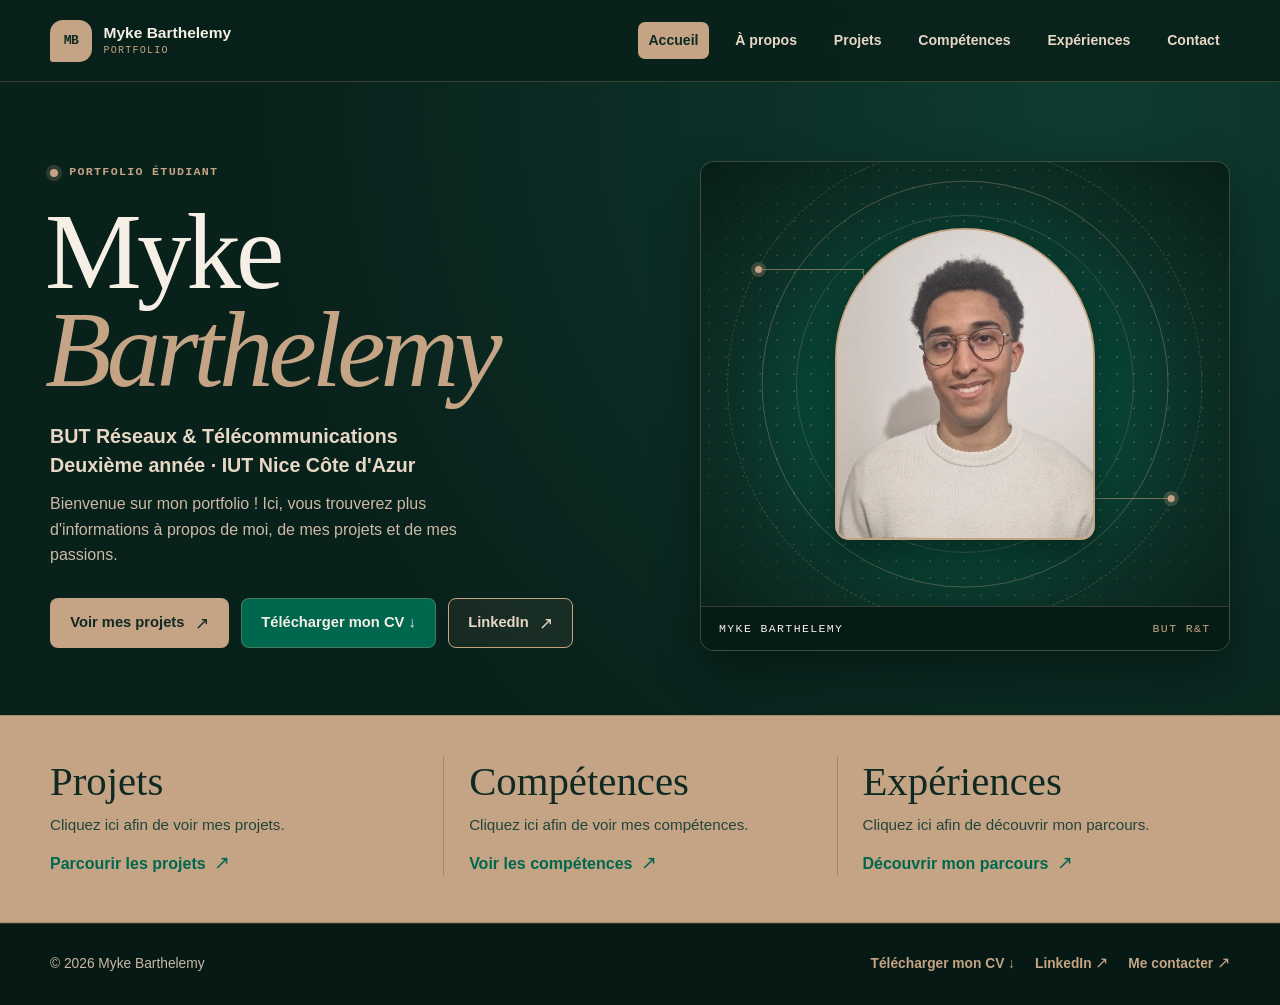
<file: index.html>
<!doctype html>
<html lang="fr">
<head>
  <meta charset="utf-8">
  <meta name="viewport" content="width=device-width, initial-scale=1">
  <meta name="description" content="Portfolio de Myke Barthelemy, étudiant en deuxième année de BUT Réseaux et Télécommunications.">
  <meta name="theme-color" content="#09211b">
  <title>Accueil · Myke Barthelemy</title>
  <link rel="stylesheet" href="style.css">
  <script src="script.js" defer></script>
</head>
<body>
<div class="site-shell">
  <a class="skip-link" href="#contenu">Aller au contenu</a>
  <header class="site-header">
    <div class="container header-inner">
      <a class="brand" href="index.html">
        <span class="brand-mark" aria-hidden="true">MB</span>
        <span class="brand-text">Myke Barthelemy<small>Portfolio</small></span>
      </a>
      <button class="menu-toggle" type="button" aria-controls="navigation" aria-expanded="false">
        <span class="menu-icon" aria-hidden="true"></span> Menu
      </button>
      <nav id="navigation" class="navigation" aria-label="Navigation principale">
        <a href="index.html" aria-current="page">Accueil</a>
        <a href="a-propos.html">À propos</a>
        <a href="projets.html">Projets</a>
        <a href="competences.html">Compétences</a>
        <a href="experiences.html">Expériences</a>
        <a href="contact.html">Contact</a>
      </nav>
    </div>
  </header>
  <main id="contenu">
    <section class="container hero" aria-labelledby="titre-accueil">
      <div class="hero-copy">
        <p class="eyebrow">Portfolio étudiant</p>
        <h1 id="titre-accueil" class="heading hero-title"><span>Myke</span> <em>Barthelemy</em></h1>
        <p class="subtitle">BUT Réseaux &amp; Télécommunications<br>Deuxième année · IUT Nice Côte d'Azur</p>
        <p class="placeholder-copy">Bienvenue sur mon portfolio ! Ici, vous trouverez plus d'informations à propos de moi, de mes projets et de mes passions.</p>
        <div class="hero-actions">
          <a class="button button-primary" href="projets.html">Voir mes projets <span class="arrow" aria-hidden="true">↗</span></a>
          <a class="button button-green" href="assets/CV_Barthelemy_Myke.pdf" download="CV_Barthelemy_Myke.pdf">Télécharger mon CV ↓</a>
          <a class="button button-outline" href="https://www.linkedin.com/in/myke-barthelemy-910b013b7" target="_blank" rel="noopener noreferrer">LinkedIn <span class="arrow" aria-hidden="true">↗</span></a>
        </div>
      </div>

      <figure class="hero-media">
        <div class="media-stage">
          <div class="circuit" aria-hidden="true">
            <span class="orbit"></span><span class="orbit"></span><span class="orbit"></span>
            <span class="trace trace-one"></span><span class="trace trace-two"></span>
          </div>
          <div class="portrait">
            <img src="images/myke-original.jpg" alt="Portrait de Myke Barthelemy">
          </div>
        </div>
        <figcaption><span>Myke Barthelemy</span><span>BUT R&amp;T</span></figcaption>
      </figure>
    </section>

    <section class="home-below" aria-label="Explorer le portfolio">
      <div class="container home-cards">
        <article class="home-card">
          <h2>Projets</h2>
          <p>Cliquez ici afin de voir mes projets.</p>
          <a class="inline-link" href="projets.html">Parcourir les projets <span class="arrow" aria-hidden="true">↗</span></a>
        </article>
        <article class="home-card">
          <h2>Compétences</h2>
          <p>Cliquez ici afin de voir mes compétences.</p>
          <a class="inline-link" href="competences.html">Voir les compétences <span class="arrow" aria-hidden="true">↗</span></a>
        </article>
        <article class="home-card">
          <h2>Expériences</h2>
          <p>Cliquez ici afin de découvrir mon parcours.</p>
          <a class="inline-link" href="experiences.html">Découvrir mon parcours <span class="arrow" aria-hidden="true">↗</span></a>
        </article>
      </div>
    </section>
  </main>
  <footer class="site-footer">
    <div class="container footer-inner">
      <p>© 2026 Myke Barthelemy</p>
      <div class="footer-links">
        <a href="assets/CV_Barthelemy_Myke.pdf" download="CV_Barthelemy_Myke.pdf">Télécharger mon CV ↓</a>
        <a href="https://www.linkedin.com/in/myke-barthelemy-910b013b7" target="_blank" rel="noopener noreferrer">LinkedIn <span class="arrow" aria-hidden="true">↗</span></a>
        <a href="contact.html">Me contacter <span class="arrow" aria-hidden="true">↗</span></a>
      </div>
    </div>
  </footer>
</div>
</body>
</html>
</file>
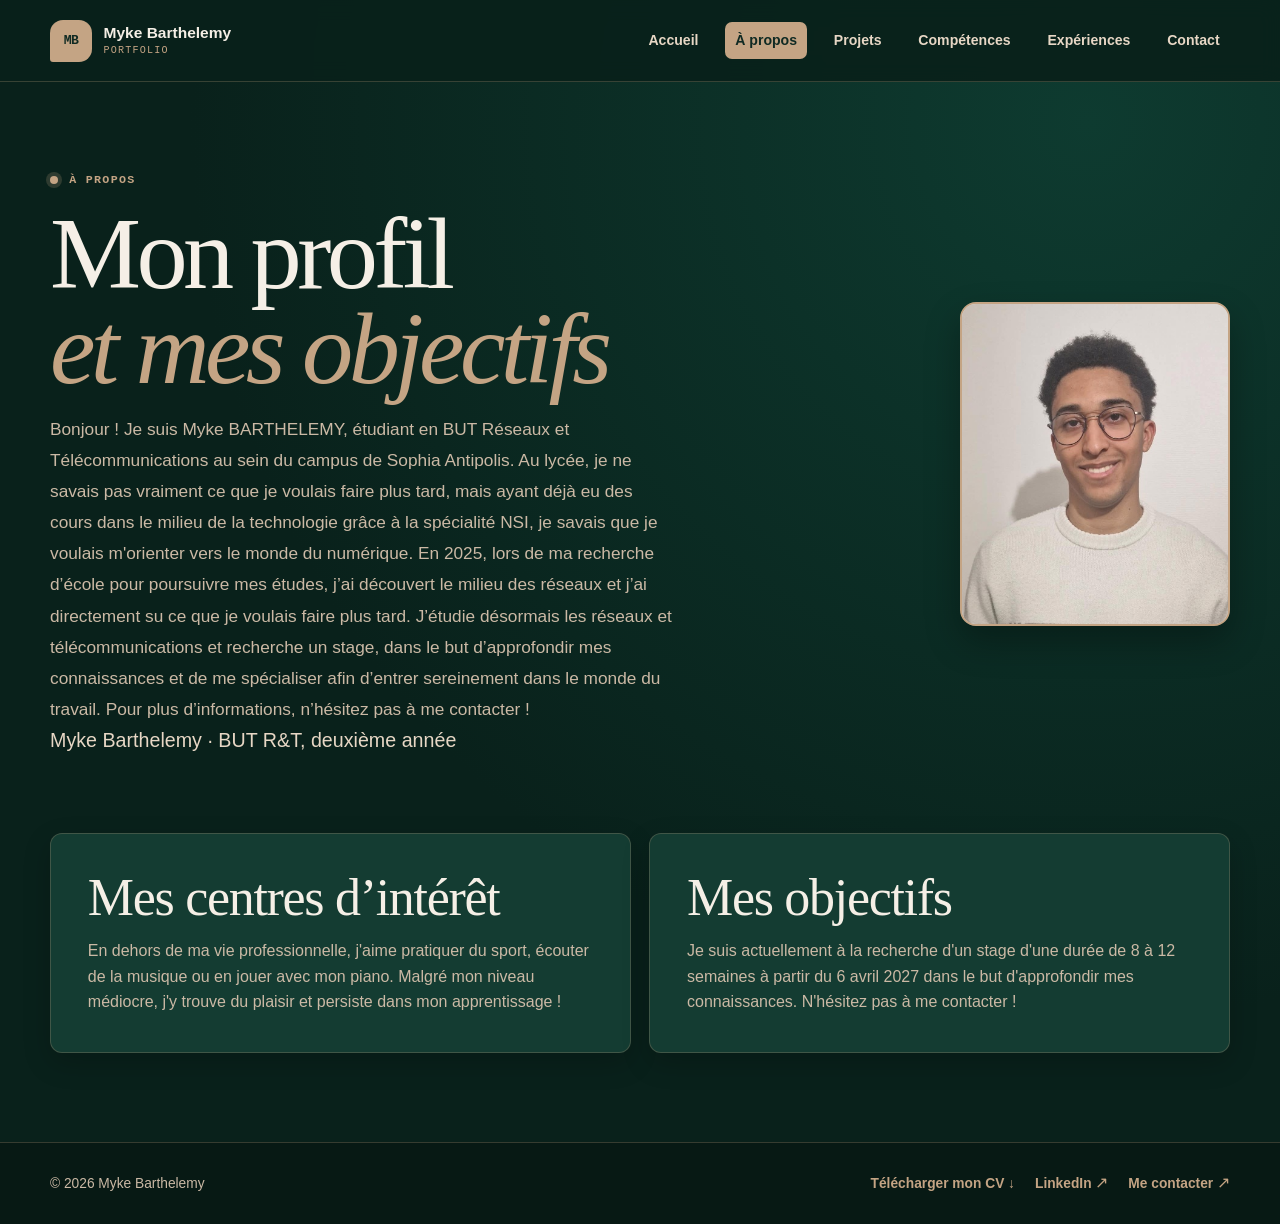
<file: a-propos.html>
<!doctype html>
<html lang="fr">
<head>
  <meta charset="utf-8">
  <meta name="viewport" content="width=device-width, initial-scale=1">
  <meta name="description" content="Portfolio de Myke Barthelemy, étudiant en deuxième année de BUT Réseaux et Télécommunications.">
  <meta name="theme-color" content="#09211b">
  <title>À propos · Myke Barthelemy</title>
  <link rel="stylesheet" href="style.css">
  <script src="script.js" defer></script>
</head>
<body>
<div class="site-shell">
  <a class="skip-link" href="#contenu">Aller au contenu</a>
  <header class="site-header">
    <div class="container header-inner">
      <a class="brand" href="index.html">
        <span class="brand-mark" aria-hidden="true">MB</span>
        <span class="brand-text">Myke Barthelemy<small>Portfolio</small></span>
      </a>
      <button class="menu-toggle" type="button" aria-controls="navigation" aria-expanded="false">
        <span class="menu-icon" aria-hidden="true"></span> Menu
      </button>
      <nav id="navigation" class="navigation" aria-label="Navigation principale">
        <a href="index.html">Accueil</a>
        <a href="a-propos.html" aria-current="page">À propos</a>
        <a href="projets.html">Projets</a>
        <a href="competences.html">Compétences</a>
        <a href="experiences.html">Expériences</a>
        <a href="contact.html">Contact</a>
      </nav>
    </div>
  </header>
  <main id="contenu">
    <div class="container page">
      <div class="about-lead">
        <div>
          <header class="page-heading">
            <p class="eyebrow">À propos</p>
            <h1 class="heading page-title">Mon profil<br> <em>et mes objectifs</em></h1>
            <p class="placeholder-copy">
Bonjour !
Je suis Myke BARTHELEMY, étudiant en BUT Réseaux et Télécommunications au sein du campus de Sophia Antipolis. Au lycée, je ne savais pas vraiment ce que je voulais faire plus tard, mais ayant déjà eu des cours dans le milieu de la technologie grâce à la spécialité NSI, je savais que je voulais m'orienter vers le monde du numérique. En 2025, lors de ma recherche d’école pour poursuivre mes études, j’ai découvert le milieu des réseaux et j’ai directement su ce que je voulais faire plus tard. J’étudie désormais les réseaux et télécommunications et recherche un stage, dans le but d’approfondir mes connaissances et de me spécialiser afin d’entrer sereinement dans le monde du travail. Pour plus d’informations, n’hésitez pas à me contacter !</p>
          </header>
          <p class="subtitle">Myke Barthelemy · BUT R&amp;T, deuxième année</p>
        </div>
        <figure class="about-photo">
          <img src="images/myke-original.jpg" alt="Photo de Myke Barthelemy">
        </figure>
      </div>
      <div class="two-columns about-sections">
        <section class="panel">
          <h2 class="section-title">Mes centres d’intérêt</h2>
          <p class="placeholder-copy">En dehors de ma vie professionnelle, j'aime pratiquer du sport, écouter de la musique ou en jouer avec mon piano. Malgré mon niveau médiocre, j'y trouve du plaisir et persiste dans mon apprentissage ! </p>
        </section>
        <section class="panel">
          <h2 class="section-title">Mes objectifs</h2>
          <p class="placeholder-copy">Je suis actuellement à la recherche d'un stage d'une durée de 8 à 12 semaines à partir du 6 avril 2027 dans le but d'approfondir mes connaissances. N'hésitez pas à me contacter !</p>
        </section>
      </div>
    </div>
  </main>
  <footer class="site-footer">
    <div class="container footer-inner">
      <p>© 2026 Myke Barthelemy</p>
      <div class="footer-links">
        <a href="assets/CV_Barthelemy_Myke.pdf" download="CV_Barthelemy_Myke.pdf">Télécharger mon CV ↓</a>
        <a href="https://www.linkedin.com/in/myke-barthelemy-910b013b7" target="_blank" rel="noopener noreferrer">LinkedIn <span class="arrow" aria-hidden="true">↗</span></a>
        <a href="contact.html">Me contacter <span class="arrow" aria-hidden="true">↗</span></a>
      </div>
    </div>
  </footer>
</div>
</body>
</html>
</file>
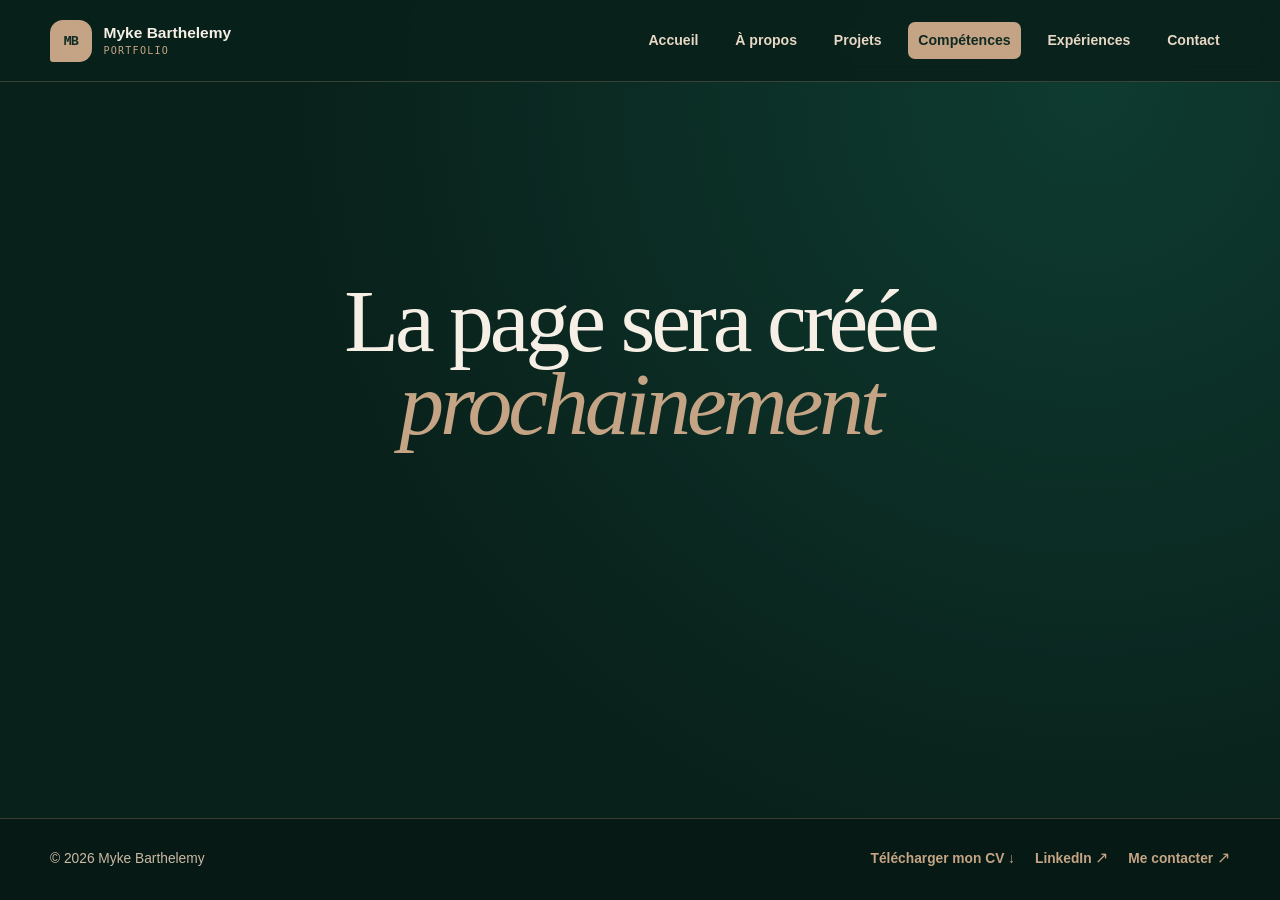
<file: competences.html>
<!doctype html>
<html lang="fr">
<head>
  <meta charset="utf-8">
  <meta name="viewport" content="width=device-width, initial-scale=1">
  <meta name="description" content="Portfolio de Myke Barthelemy, étudiant en deuxième année de BUT Réseaux et Télécommunications.">
  <meta name="theme-color" content="#09211b">
  <title>Compétences · Myke Barthelemy</title>
  <link rel="stylesheet" href="style.css">
  <script src="script.js" defer></script>
</head>
<body>
<div class="site-shell">
  <a class="skip-link" href="#contenu">Aller au contenu</a>
  <header class="site-header">
    <div class="container header-inner">
      <a class="brand" href="index.html">
        <span class="brand-mark" aria-hidden="true">MB</span>
        <span class="brand-text">Myke Barthelemy<small>Portfolio</small></span>
      </a>
      <button class="menu-toggle" type="button" aria-controls="navigation" aria-expanded="false">
        <span class="menu-icon" aria-hidden="true"></span> Menu
      </button>
      <nav id="navigation" class="navigation" aria-label="Navigation principale">
        <a href="index.html">Accueil</a>
        <a href="a-propos.html">À propos</a>
        <a href="projets.html">Projets</a>
        <a href="competences.html" aria-current="page">Compétences</a>
        <a href="experiences.html">Expériences</a>
        <a href="contact.html">Contact</a>
      </nav>
    </div>
  </header>
  <main id="contenu">
    <section class="container page competences-coming-soon" aria-labelledby="competences-title">
      <header class="page-heading">
        <h1 class="heading page-title" id="competences-title">La page sera créée <em>prochainement</em></h1>
      </header>
    </section>
  </main>
  <footer class="site-footer">
    <div class="container footer-inner">
      <p>© 2026 Myke Barthelemy</p>
      <div class="footer-links">
        <a href="assets/CV_Barthelemy_Myke.pdf" download="CV_Barthelemy_Myke.pdf">Télécharger mon CV ↓</a>
        <a href="https://www.linkedin.com/in/myke-barthelemy-910b013b7" target="_blank" rel="noopener noreferrer">LinkedIn <span class="arrow" aria-hidden="true">↗</span></a>
        <a href="contact.html">Me contacter <span class="arrow" aria-hidden="true">↗</span></a>
      </div>
    </div>
  </footer>
</div>
</body>
</html>
</file>
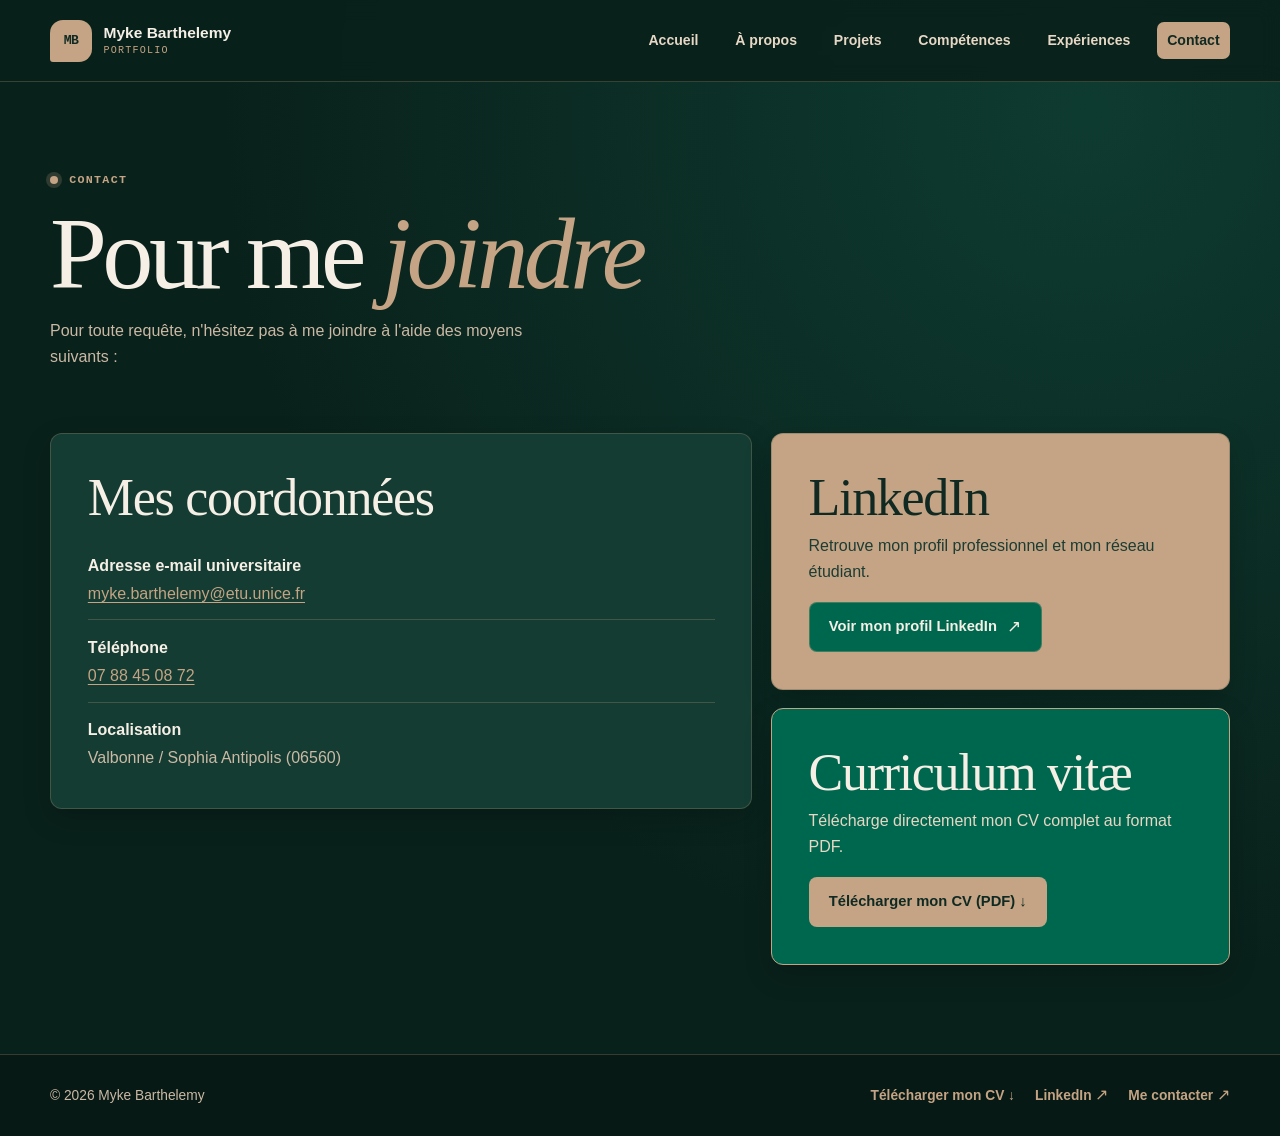
<file: contact.html>
<!doctype html>
<html lang="fr">
<head>
  <meta charset="utf-8">
  <meta name="viewport" content="width=device-width, initial-scale=1">
  <meta name="description" content="Portfolio de Myke Barthelemy, étudiant en deuxième année de BUT Réseaux et Télécommunications.">
  <meta name="theme-color" content="#09211b">
  <title>Contact · Myke Barthelemy</title>
  <link rel="stylesheet" href="style.css">
  <script src="script.js" defer></script>
</head>
<body>
<div class="site-shell">
  <a class="skip-link" href="#contenu">Aller au contenu</a>
  <header class="site-header">
    <div class="container header-inner">
      <a class="brand" href="index.html">
        <span class="brand-mark" aria-hidden="true">MB</span>
        <span class="brand-text">Myke Barthelemy<small>Portfolio</small></span>
      </a>
      <button class="menu-toggle" type="button" aria-controls="navigation" aria-expanded="false">
        <span class="menu-icon" aria-hidden="true"></span> Menu
      </button>
      <nav id="navigation" class="navigation" aria-label="Navigation principale">
        <a href="index.html">Accueil</a>
        <a href="a-propos.html">À propos</a>
        <a href="projets.html">Projets</a>
        <a href="competences.html">Compétences</a>
        <a href="experiences.html">Expériences</a>
        <a href="contact.html" aria-current="page">Contact</a>
      </nav>
    </div>
  </header>
  <main id="contenu">
    <section class="container page">
      <header class="page-heading">
        <p class="eyebrow">Contact</p>
        <h1 class="heading page-title">Pour me <em>joindre</em></h1>
        <p class="placeholder-copy">Pour toute requête, n'hésitez pas à me joindre à l'aide des moyens suivants :</p>
      </header>
      <div class="contact-layout">
        <section class="panel">
          <h2 class="section-title">Mes coordonnées</h2>
          <dl class="contact-list">
            <div>
              <dt>Adresse e-mail universitaire</dt>
              <dd><a href="mailto:myke.barthelemy@etu.unice.fr">myke.barthelemy@etu.unice.fr</a></dd>
            </div>
            <div>
              <dt>Téléphone</dt>
              <dd><a href="tel:+33788450872">07 88 45 08 72</a></dd>
            </div>
            <div>
              <dt>Localisation</dt>
              <dd>Valbonne / Sophia Antipolis (06560)</dd>
            </div>
          </dl>
        </section>
        <div class="contact-resources">
          <section class="panel contact-resource">
            <h2 class="section-title">LinkedIn</h2>
            <p>Retrouve mon profil professionnel et mon réseau étudiant.</p>
            <p style="margin-top: 1.1rem;">
              <a class="button button-green" href="https://www.linkedin.com/in/myke-barthelemy-910b013b7" target="_blank" rel="noopener noreferrer">Voir mon profil LinkedIn <span class="arrow" aria-hidden="true">↗</span></a>
            </p>
          </section>
          <section class="panel contact-resource">
            <h2 class="section-title">Curriculum vitæ</h2>
            <p>Télécharge directement mon CV complet au format PDF.</p>
            <p style="margin-top: 1.1rem;">
              <a class="button button-primary" href="assets/CV_Barthelemy_Myke.pdf" download="CV_Barthelemy_Myke.pdf">Télécharger mon CV (PDF) ↓</a>
            </p>
          </section>
        </div>
      </div>
    </section>
  </main>
  <footer class="site-footer">
    <div class="container footer-inner">
      <p>© 2026 Myke Barthelemy</p>
      <div class="footer-links">
        <a href="assets/CV_Barthelemy_Myke.pdf" download="CV_Barthelemy_Myke.pdf">Télécharger mon CV ↓</a>
        <a href="https://www.linkedin.com/in/myke-barthelemy-910b013b7" target="_blank" rel="noopener noreferrer">LinkedIn <span class="arrow" aria-hidden="true">↗</span></a>
        <a href="contact.html">Me contacter <span class="arrow" aria-hidden="true">↗</span></a>
      </div>
    </div>
  </footer>
</div>
</body>
</html>
</file>
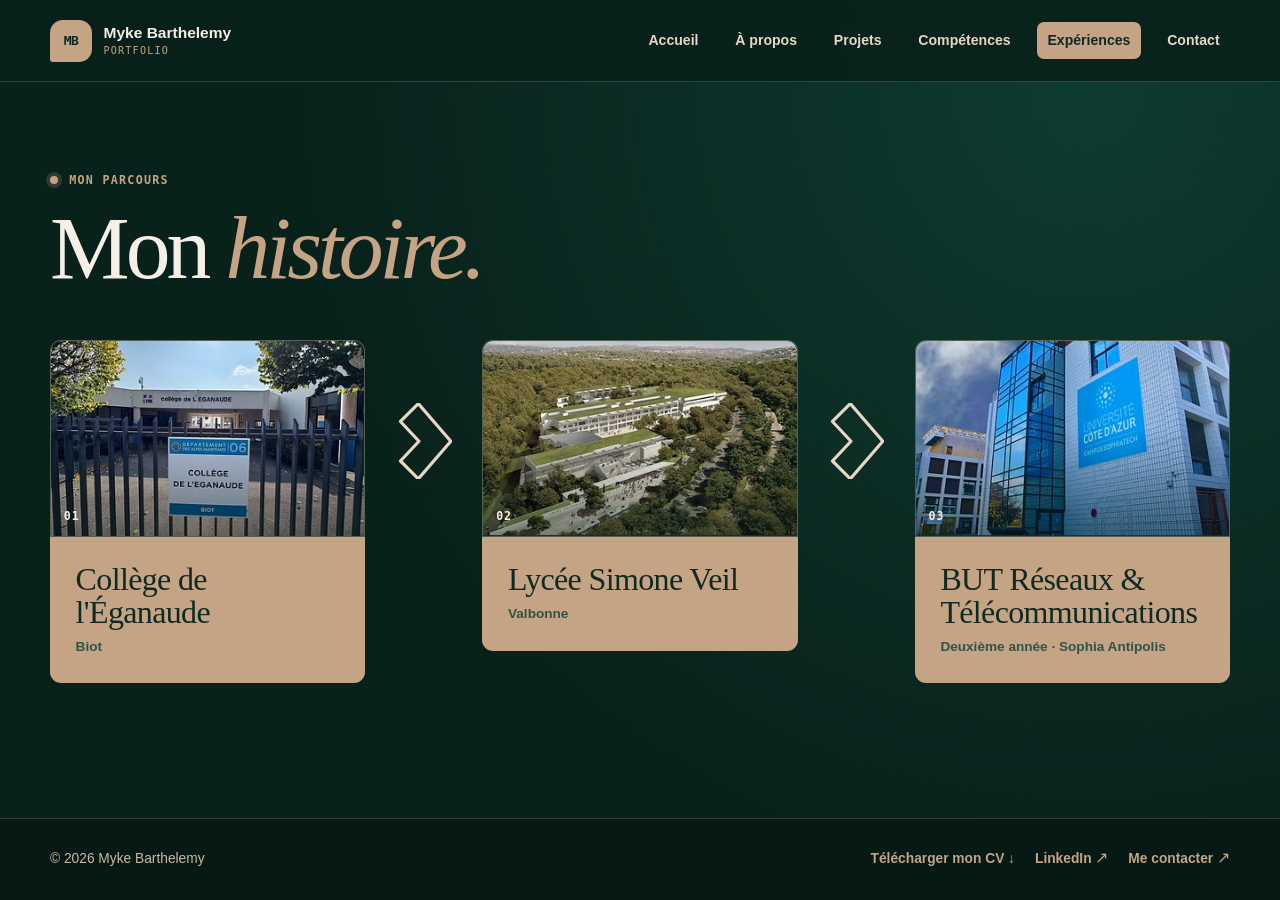
<file: experiences.html>
<!doctype html>
<html lang="fr">
<head>
  <meta charset="utf-8">
  <meta name="viewport" content="width=device-width, initial-scale=1">
  <meta name="description" content="Portfolio de Myke Barthelemy, étudiant en deuxième année de BUT Réseaux et Télécommunications.">
  <meta name="theme-color" content="#09211b">
  <title>Expériences · Myke Barthelemy</title>
  <link rel="stylesheet" href="style.css">
  <script src="script.js" defer></script>
</head>
<body>
<div class="site-shell">
  <a class="skip-link" href="#contenu">Aller au contenu</a>
  <header class="site-header">
    <div class="container header-inner">
      <a class="brand" href="index.html">
        <span class="brand-mark" aria-hidden="true">MB</span>
        <span class="brand-text">Myke Barthelemy<small>Portfolio</small></span>
      </a>
      <button class="menu-toggle" type="button" aria-controls="navigation" aria-expanded="false">
        <span class="menu-icon" aria-hidden="true"></span> Menu
      </button>
      <nav id="navigation" class="navigation" aria-label="Navigation principale">
        <a href="index.html">Accueil</a>
        <a href="a-propos.html">À propos</a>
        <a href="projets.html">Projets</a>
        <a href="competences.html">Compétences</a>
        <a href="experiences.html" aria-current="page">Expériences</a>
        <a href="contact.html">Contact</a>
      </nav>
    </div>
  </header>
  <main id="contenu">
    <section class="container page history-page" aria-labelledby="history-title">
      <header class="page-heading history-heading">
        <p class="eyebrow">Mon parcours</p>
        <h1 class="heading page-title" id="history-title">Mon <em>histoire.</em></h1>
      </header>

      <ol class="history-path" aria-label="Les trois étapes de mon parcours">
        <li class="history-step">
          <figure class="history-figure">
            <div class="history-image-wrap">
              <img src="images/college-eganaude.jpg" alt="Entrée du collège de l'Éganaude à Biot" loading="lazy">
              <span class="history-number" aria-hidden="true">01</span>
            </div>
            <figcaption class="history-label">
              <h2>Collège de l'Éganaude</h2>
              <p>Biot</p>
            </figcaption>
          </figure>
        </li>
        <li class="history-connector" aria-hidden="true">
          <svg viewBox="0 0 88 120" fill="none" xmlns="http://www.w3.org/2000/svg">
            <path d="M7 29L35 1L86 60L35 119L7 91L36 60L7 29Z" stroke="currentColor" stroke-width="5" stroke-linejoin="round"/>
          </svg>
        </li>
        <li class="history-step">
          <figure class="history-figure">
            <div class="history-image-wrap">
              <img src="images/lycee-simone-veil.jpg" alt="Vue aérienne du lycée Simone Veil à Valbonne" loading="lazy">
              <span class="history-number" aria-hidden="true">02</span>
            </div>
            <figcaption class="history-label">
              <h2>Lycée Simone Veil</h2>
              <p>Valbonne</p>
            </figcaption>
          </figure>
        </li>
        <li class="history-connector" aria-hidden="true">
          <svg viewBox="0 0 88 120" fill="none" xmlns="http://www.w3.org/2000/svg">
            <path d="M7 29L35 1L86 60L35 119L7 91L36 60L7 29Z" stroke="currentColor" stroke-width="5" stroke-linejoin="round"/>
          </svg>
        </li>
        <li class="history-step">
          <figure class="history-figure">
            <div class="history-image-wrap">
              <img src="images/campus-sophiatech.jpg" alt="Bâtiment du campus SophiaTech de l'Université Côte d'Azur" loading="lazy">
              <span class="history-number" aria-hidden="true">03</span>
            </div>
            <figcaption class="history-label">
              <h2>BUT Réseaux &amp; Télécommunications</h2>
              <p>Deuxième année · Sophia Antipolis</p>
            </figcaption>
          </figure>
        </li>
      </ol>
    </section>
  </main>
  <footer class="site-footer">
    <div class="container footer-inner">
      <p>© 2026 Myke Barthelemy</p>
      <div class="footer-links">
        <a href="assets/CV_Barthelemy_Myke.pdf" download="CV_Barthelemy_Myke.pdf">Télécharger mon CV ↓</a>
        <a href="https://www.linkedin.com/in/myke-barthelemy-910b013b7" target="_blank" rel="noopener noreferrer">LinkedIn <span class="arrow" aria-hidden="true">↗</span></a>
        <a href="contact.html">Me contacter <span class="arrow" aria-hidden="true">↗</span></a>
      </div>
    </div>
  </footer>
</div>
</body>
</html>
</file>
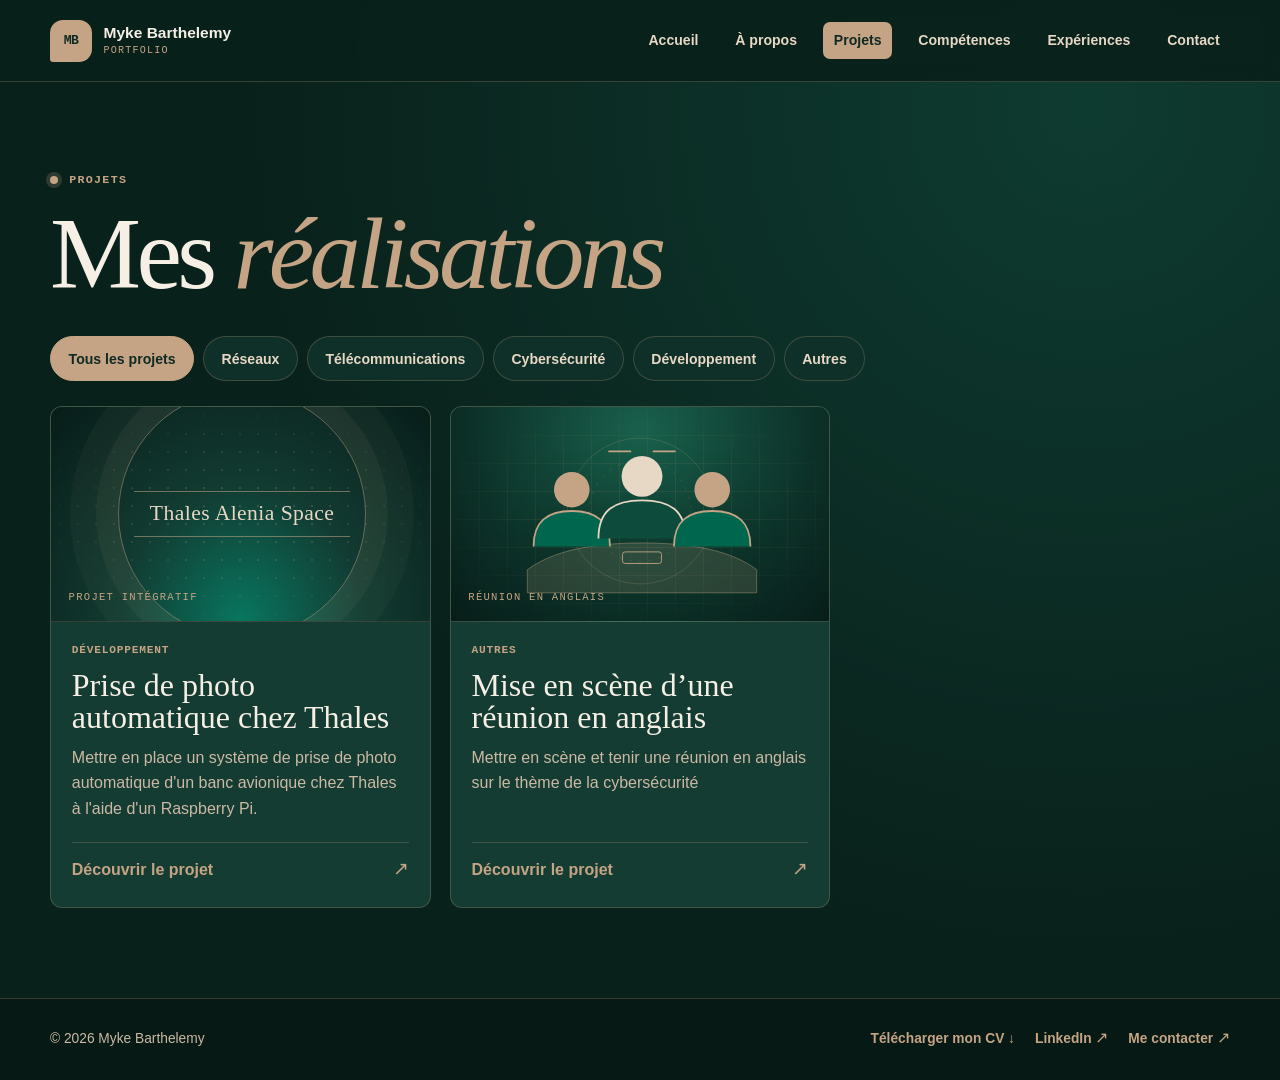
<file: projets.html>
<!doctype html>
<html lang="fr">
<head>
  <meta charset="utf-8">
  <meta name="viewport" content="width=device-width, initial-scale=1">
  <meta name="description" content="Portfolio de Myke Barthelemy, étudiant en deuxième année de BUT Réseaux et Télécommunications.">
  <meta name="theme-color" content="#09211b">
  <title>Projets · Myke Barthelemy</title>
  <link rel="stylesheet" href="style.css">
  <script src="script.js" defer></script>
</head>
<body>
<div class="site-shell">
  <a class="skip-link" href="#contenu">Aller au contenu</a>
  <header class="site-header">
    <div class="container header-inner">
      <a class="brand" href="index.html">
        <span class="brand-mark" aria-hidden="true">MB</span>
        <span class="brand-text">Myke Barthelemy<small>Portfolio</small></span>
      </a>
      <button class="menu-toggle" type="button" aria-controls="navigation" aria-expanded="false">
        <span class="menu-icon" aria-hidden="true"></span> Menu
      </button>
      <nav id="navigation" class="navigation" aria-label="Navigation principale">
        <a href="index.html">Accueil</a>
        <a href="a-propos.html">À propos</a>
        <a href="projets.html" aria-current="page">Projets</a>
        <a href="competences.html">Compétences</a>
        <a href="experiences.html">Expériences</a>
        <a href="contact.html">Contact</a>
      </nav>
    </div>
  </header>

  <main id="contenu">
    <section class="container page projects-page">
      <header class="page-heading">
        <p class="eyebrow">Projets</p>
        <h1 class="heading page-title">Mes <em>réalisations</em></h1>
      </header>

      <nav class="project-categories" aria-label="Catégories de projets">
        <button class="filter" type="button" data-filter="tous" aria-pressed="true">Tous les projets</button>
        <button class="filter" type="button" data-filter="reseaux" aria-pressed="false">Réseaux</button>
        <button class="filter" type="button" data-filter="telecommunications" aria-pressed="false">Télécommunications</button>
        <button class="filter" type="button" data-filter="cybersecurite" aria-pressed="false">Cybersécurité</button>
        <button class="filter" type="button" data-filter="developpement" aria-pressed="false">Développement</button>
        <button class="filter" type="button" data-filter="autres" aria-pressed="false">Autres</button>
      </nav>

      <div class="project-grid">
        <button class="project project-trigger" type="button" data-project-open="thales" data-category="developpement" aria-haspopup="dialog" aria-controls="thales-modal">
          <span class="project-visual project-thales-visual" aria-hidden="true">
            <span class="project-visual-orbit"></span>
            <span class="project-visual-label">Thales Alenia Space</span>
            <span class="project-visual-caption">Projet intégratif</span>
          </span>
          <span class="project-body">
            <span class="project-type">Développement</span>
            <span class="project-card-title">Prise de photo automatique chez Thales</span>
            <span class="project-card-description">Mettre en place un système de prise de photo automatique d'un banc avionique chez Thales à l'aide d'un Raspberry Pi.</span>
            <span class="project-card-link">Découvrir le projet <span class="arrow" aria-hidden="true">↗</span></span>
          </span>
        </button>
        <button class="project project-trigger" type="button" data-project-open="reunion-anglais" data-category="autres" aria-haspopup="dialog" aria-controls="reunion-anglais-modal">
          <span class="project-visual project-meeting-visual" aria-hidden="true">
            <svg class="meeting-illustration" viewBox="0 0 360 188" fill="none" xmlns="http://www.w3.org/2000/svg">
              <circle cx="178" cy="90" r="82" stroke="#C4A484" stroke-opacity=".22"/>
              <circle cx="178" cy="90" r="57" stroke="#C4A484" stroke-opacity=".19" stroke-dasharray="3 8"/>
              <path d="M51 156C80 135 122 126 180 126S281 135 309 156V182H51V156Z" fill="#C4A484" fill-opacity=".17" stroke="#C4A484" stroke-opacity=".48"/>
              <circle cx="101" cy="66" r="20" fill="#C4A484"/>
              <path d="M58 130C58 101 74 90 101 90S144 101 144 130" fill="#00674F" stroke="#C4A484" stroke-width="2"/>
              <circle cx="180" cy="51" r="23" fill="#E7D7C5"/>
              <path d="M131 121C131 89 149 78 180 78S229 89 229 121" fill="#0D4B3C" stroke="#E7D7C5" stroke-width="2"/>
              <circle cx="259" cy="66" r="20" fill="#C4A484"/>
              <path d="M216 130C216 101 232 90 259 90S302 101 302 130" fill="#00674F" stroke="#C4A484" stroke-width="2"/>
              <rect x="158" y="136" width="44" height="13" rx="3" stroke="#C4A484"/>
              <path d="M143 23H167M193 23H217" stroke="#C4A484" stroke-width="2" stroke-linecap="round"/>
            </svg>
            <span class="project-visual-caption">Réunion en anglais</span>
          </span>
          <span class="project-body">
            <span class="project-type">Autres</span>
            <span class="project-card-title">Mise en scène d’une réunion en anglais</span>
            <span class="project-card-description">Mettre en scène et tenir une réunion en anglais sur le thème de la cybersécurité</span>
            <span class="project-card-link">Découvrir le projet <span class="arrow" aria-hidden="true">↗</span></span>
          </span>
        </button>
      </div>
      <p class="project-empty" data-empty-projects role="status" hidden>Aucun projet dans cette catégorie.</p>
    </section>
  </main>

  <dialog class="project-modal" id="thales-modal" aria-labelledby="thales-title">
    <div class="modal-panel">
      <button class="modal-close" type="button" aria-label="Fermer la fenêtre">×</button>
      <div class="modal-heading">
        <p class="eyebrow">Développement</p>
        <h2 class="heading" id="thales-title">Prise de photo automatique chez Thales</h2>
      </div>
      <div class="modal-content">
        <section class="modal-section">
          <h3>Contexte</h3>
          <p>C'est un projet intégratif, incluant toutes les compétences vues au cours de l'année.</p>
        </section>
        <section class="modal-section">
          <h3>Objectif</h3>
          <p>Mettre en place un système de prise de photo automatique de banc avionique chez Thales à l'aide d'un Raspberry Pi.</p>
        </section>
                <section class="modal-section">
          <h3>Mon avis personnel</h3>
          <p>C'est un projet qui m'a particulièrement plu, car il nous a montré ce que l'on peut réellement faire grâce aux différentes compétences acquises lors de cette année.</p>
        </section>
      </div>
      <div class="modal-actions">
        <a class="button button-primary proof-link" href="assets/preuve_thales.pdf" target="_blank" rel="noopener noreferrer">Consulter la preuve <span aria-hidden="true">↗</span></a>
      </div>
    </div>
  </dialog>


  <dialog class="project-modal" id="reunion-anglais-modal" aria-labelledby="reunion-anglais-title">
    <div class="modal-panel">
      <button class="modal-close" type="button" aria-label="Fermer la fenêtre">×</button>
      <div class="modal-heading">
        <p class="eyebrow">Autres</p>
        <h2 class="heading" id="reunion-anglais-title">Mise en scène d’une réunion en Anglais</h2>
      </div>
      <div class="modal-content">
        <section class="modal-section">
          <h3>Contexte</h3>
          <p>En projet, j’ai dû participer à une réunion fictive impliquant des acteurs du monde de la cybersécurité.</p>
        </section>
        <section class="modal-section">
          <h3>Objectif</h3>
          <p>Mettre en scène et tenir une réunion en anglais sur le thème de la cybersécurité</p>
        </section>
        <section class="modal-section">
          <h3>Mon avis personnel</h3>
          <p>C'est un projet qui m'a particulièrement plu, car il agissait comme une fenêtre sur notre avenir.</p>
        </section>
      </div>
    </div>
  </dialog>

  <footer class="site-footer">
    <div class="container footer-inner">
      <p>© 2026 Myke Barthelemy</p>
      <div class="footer-links">
        <a href="assets/CV_Barthelemy_Myke.pdf" download="CV_Barthelemy_Myke.pdf">Télécharger mon CV ↓</a>
        <a href="https://www.linkedin.com/in/myke-barthelemy-910b013b7" target="_blank" rel="noopener noreferrer">LinkedIn <span class="arrow" aria-hidden="true">↗</span></a>
        <a href="contact.html">Me contacter <span class="arrow" aria-hidden="true">↗</span></a>
      </div>
    </div>
  </footer>
</div>
</body>
</html>
</file>
<file: style.css>
:root {
  --green: #00674f;
  --green-bright: #19a985;
  --sand: #c4a484;
  --sand-light: #e7d7c5;
  --sand-muted: #cbb9a5;
  --bg-dark: #09211b;
  --bg-surface: #0f3028;
  --bg-card: #143c32;
  --ink-light: #f5efe6;
  --ink-dark: #102a23;
  --line-dark: rgba(196, 164, 132, 0.25);
  --serif: "Instrument Serif", Georgia, serif;
  --sans: "DM Sans", "Segoe UI", sans-serif;
  --mono: "IBM Plex Mono", Consolas, monospace;
  --width: 1180px;
}

*, *::before, *::after { box-sizing: border-box; }
[hidden] { display: none !important; }
html { scroll-behavior: smooth; }

body {
  margin: 0;
  background: radial-gradient(circle at 85% 10%, #0e3b30 0%, var(--bg-dark) 58%);
  background-color: var(--bg-dark);
  color: var(--ink-light);
  font: 400 1rem/1.6 var(--sans);
}

body, .site-shell { min-height: 100svh; }
.site-shell { display: flex; flex-direction: column; }
main { flex: 1; }
h1, h2, h3, p, figure, dl, dd { margin: 0; }
h1, h2, h3 { line-height: 1.05; font-weight: 400; }
p + p { margin-top: 1em; }
a { color: inherit; text-decoration: none; }
button { font: inherit; cursor: pointer; }
img { display: block; max-width: 100%; }
:focus-visible { outline: 3px solid var(--sand); outline-offset: 4px; }

.container { width: min(calc(100% - 80px), var(--width)); margin-inline: auto; }
.skip-link { position: fixed; top: 10px; left: 10px; z-index: 5; padding: .7rem 1rem; background: var(--sand); color: var(--ink-dark); font-weight: 700; transform: translateY(-160%); }
.skip-link:focus { transform: none; }

.eyebrow { display: flex; align-items: center; gap: .7rem; color: var(--sand); font: 600 .73rem/1.5 var(--mono); letter-spacing: .11em; text-transform: uppercase; }
.eyebrow::before { content: ""; width: .5rem; height: .5rem; border-radius: 50%; background: var(--sand); box-shadow: 0 0 0 4px rgba(196, 164, 132, 0.2); flex: none; }

.heading { font-family: var(--serif); letter-spacing: -.045em; color: var(--ink-light); }
.heading em { color: var(--sand); font-weight: inherit; }
.placeholder-copy { max-width: 58ch; color: var(--sand-muted); }
.subtitle { font-size: clamp(1.05rem, 2vw, 1.23rem); color: var(--sand-light); }
.arrow { font: 400 1.18em/1 var(--sans); transition: transform .2s ease; }
a:hover .arrow, button:hover .arrow { transform: translate(2px, -2px); }

/* Header */
.site-header { position: sticky; top: 0; z-index: 10; background: rgba(9, 33, 27, 0.92); backdrop-filter: blur(10px); border-bottom: 1px solid var(--line-dark); }
.header-inner { min-height: 81px; display: flex; align-items: center; justify-content: space-between; gap: 1.75rem; }
.brand { display: inline-flex; align-items: center; gap: .72rem; flex-shrink: 0; }
.brand-mark { display: grid; place-items: center; width: 42px; height: 42px; background: var(--sand); color: var(--ink-dark); border-radius: 13px 13px 13px 3px; font: 700 .82rem/1 var(--mono); letter-spacing: -.04em; }
.brand-text { font-size: .97rem; font-weight: 750; line-height: 1.1; color: var(--ink-light); }
.brand-text small { display: block; margin-top: .28rem; color: var(--sand); font: 500 .63rem/1.2 var(--mono); letter-spacing: .12em; text-transform: uppercase; }
.navigation { display: flex; align-items: center; gap: clamp(.2rem, 1.25vw, 1.1rem); }
.navigation a { padding: .47rem .65rem; border-radius: 7px; font-size: .88rem; font-weight: 600; white-space: nowrap; color: var(--sand-light); transition: background .2s, color .2s; }
.navigation a:hover { color: var(--ink-light); background: rgba(196, 164, 132, 0.14); }
.navigation [aria-current="page"] { color: var(--ink-dark); background: var(--sand); }

.menu-toggle { display: none; align-items: center; gap: .55rem; background: var(--bg-card); border: 1px solid var(--line-dark); color: var(--sand); min-height: 43px; border-radius: 8px; padding: .45rem .73rem; font-weight: 700; }
.menu-icon { width: 16px; height: 10px; border-block: 1.5px solid currentColor; }

/* Buttons & Links */
.button { display: inline-flex; justify-content: center; align-items: center; gap: .65rem; min-height: 50px; padding: .67rem 1.2rem; border: 1px solid transparent; border-radius: 8px; font-size: .92rem; font-weight: 700; transition: background .2s, color .2s, border-color .2s, transform .2s; }
.button:hover { transform: translateY(-2px); }
.button-primary { background: var(--sand); color: var(--ink-dark); }
.button-primary:hover { background: var(--sand-light); }
.button-green { background: var(--green); color: var(--ink-light); border-color: rgba(196, 164, 132, 0.35); }
.button-green:hover { background: #007d60; }
.button-outline { border-color: var(--sand); color: var(--sand-light); background: rgba(196, 164, 132, 0.08); }
.button-outline:hover { background: rgba(196, 164, 132, 0.2); color: var(--ink-light); }
.inline-link { display: inline-flex; align-items: center; gap: .55rem; color: var(--sand); font-weight: 700; }
.inline-link:hover { color: var(--sand-light); text-decoration: underline; text-underline-offset: .18em; }

/* Hero */
.hero { display: grid; grid-template-columns: 1.08fr 1fr; gap: clamp(2rem, 6vw, 6rem); align-items: center; padding-block: clamp(3.75rem, 6.2vw, 6.1rem) clamp(3.5rem, 5vw, 4.65rem); }
.hero-copy .eyebrow { margin-bottom: 1.65rem; }
.hero-title { font-size: clamp(4.7rem, 8.5vw, 7rem); line-height: .81; margin-left: -.045em; }
.hero-title span { display: block; }
.hero-title em { display: inline-block; margin-top: .09em; }
.hero .subtitle { max-width: 440px; margin-top: 1.75rem; font-weight: 650; line-height: 1.45; }
.hero .placeholder-copy { max-width: 420px; margin-top: .72rem; }
.hero-actions { display: flex; flex-wrap: wrap; gap: .75rem; margin-top: 1.9rem; }

.hero-media { display: grid; grid-template-rows: 1fr auto; min-width: 0; min-height: clamp(365px, 41vw, 490px); isolation: isolate; position: relative; overflow: hidden; border-radius: 14px; background: var(--bg-surface); color: var(--ink-light); border: 1px solid var(--line-dark); box-shadow: 0 20px 45px rgba(0, 0, 0, 0.35); }
.hero-media::before { content: ""; position: absolute; inset: 0; z-index: -1; background: radial-gradient(ellipse at 50% 50%, #00674f 0%, #0c2e25 65%, #081e18 100%); }
.media-stage { position: relative; display: grid; place-items: center; min-height: 0; padding-block: 26px; }
.media-stage::before { position: absolute; inset: 0; content: ""; background-image: radial-gradient(rgba(196, 164, 132, 0.32) 1px, transparent 1px); background-size: 17px 17px; mask-image: radial-gradient(ellipse at center, #000 48%, transparent 95%); }
.circuit { position: absolute; inset: 0; overflow: hidden; pointer-events: none; }
.circuit .orbit { position: absolute; left: 50%; top: 50%; width: 77%; aspect-ratio: 1; border: 1px solid rgba(196, 164, 132, 0.35); border-radius: 50%; transform: translate(-50%, -50%); }
.circuit .orbit:nth-child(2) { width: 90%; border-style: dashed; opacity: .72; }
.circuit .orbit:nth-child(3) { width: 64%; opacity: .65; }
.circuit .trace { position: absolute; width: 20%; height: 14%; border: solid rgba(196, 164, 132, 0.55); border-width: 1px 1px 0 0; }
.circuit .trace::before { content: ""; position: absolute; top: -4px; left: -4px; width: 7px; height: 7px; border-radius: 50%; background: var(--sand); box-shadow: 0 0 0 4px rgba(196, 164, 132, 0.25); }
.circuit .trace-one { left: 11%; top: 24%; }
.circuit .trace-two { right: 11%; bottom: 24%; transform: rotate(180deg); }

/* Portrait (Cadre en arche + Centrage corrigé du visage à 58%) */
.portrait {
  position: relative;
  overflow: hidden;
  width: min(56%, 260px);
  aspect-ratio: 5 / 6;
  border: 2px solid var(--sand);
  border-radius: 130px 130px 14px 14px;
  background: #e5e2dc;
  box-shadow: 0 12px 30px rgba(0, 0, 0, 0.35);
}

.portrait img,
.about-photo img {
  position: absolute;
  inset: 0;
  width: 100%;
  height: 100%;
  object-fit: cover;
  transform: scale(1.75);
  transform-origin: 58% 26%;
}

.hero-media figcaption { display: flex; align-items: center; justify-content: space-between; gap: .75em; border-top: 1px solid var(--line-dark); padding: .85rem 1.15rem; background: #071b16; font: 500 .72rem/1.4 var(--mono); letter-spacing: .12em; text-transform: uppercase; }
.hero-media figcaption span:last-child { color: var(--sand); }

/* Bandeau tan / sable chaud sur l'accueil */
.home-below { background: var(--sand); color: var(--ink-dark); border-block: 1px solid rgba(16, 42, 35, 0.2); padding-block: 2.5rem 2.85rem; }
.home-cards { display: grid; grid-template-columns: 1fr 1fr 1fr; }
.home-card { padding: .35rem 1.55rem 0; border-left: 1px solid rgba(16, 42, 35, 0.22); }
.home-card:first-child { padding-left: 0; border-left: 0; }
.home-card:last-child { padding-right: 0; }
.home-card h2 { font: 400 clamp(1.75rem, 3.5vw, 2.55rem)/1 var(--serif); color: var(--ink-dark); }
.home-card p { margin: .63rem 0 .85rem; color: #22443b; font-size: .95rem; }
.home-card .inline-link { color: var(--green); }
.home-card .inline-link:hover { color: var(--ink-dark); }

/* Pages internes */
.page { padding-block: clamp(3.5rem, 7vw, 6.15rem); }
.page-heading { margin-bottom: clamp(2.25rem, 5vw, 4.2rem); }
.page-heading .eyebrow { margin-bottom: 1.05rem; }
.page-title { font-size: clamp(3.6rem, 8vw, 7rem); line-height: .93; }
.page-heading .placeholder-copy, .page-heading .subtitle { margin-top: 1.05rem; }
.section-title { font: 400 clamp(2rem, 4.5vw, 3.25rem)/1.03 var(--serif); letter-spacing: -.025em; color: var(--ink-light); }

.about-lead {
  display: grid;
  grid-template-columns: 1fr auto;
  align-items: center;
  gap: clamp(2rem, 5vw, 4.5rem);
}
.about-lead .page-heading { margin-bottom: 0; }
.about-lead .placeholder-copy { margin-top: 1.1rem; }

.about-photo {
  position: relative;
  overflow: hidden;
  width: clamp(210px, 24vw, 270px);
  aspect-ratio: 5 / 6;
  border-radius: 16px;
  border: 2px solid var(--sand);
  background: #e5e2dc;
  box-shadow: 0 16px 35px rgba(0, 0, 0, 0.3);
  flex-shrink: 0;
}

.media-placeholder { display: grid; position: relative; place-items: center; overflow: hidden; aspect-ratio: 16/9; color: var(--sand); background: var(--bg-surface); border: 1px solid var(--line-dark); }
.media-placeholder::before { position: absolute; content: ""; inset: 0; pointer-events: none; }
.media-placeholder .portrait-slot { position: relative; z-index: 1; padding: .75rem 1rem; background: rgba(9, 33, 27, 0.88); border: 1px solid var(--line-dark); border-radius: 7px; color: var(--sand-light); display: grid; justify-items: center; gap: .5rem; font-size: .82rem; }
.media-placeholder:has(img)::before { display: none; }
.media-network::before { background: repeating-radial-gradient(ellipse at 45% 95%, transparent 0 19px, rgba(196, 164, 132, 0.22) 20px 21px, transparent 22px 35px); }
.media-security { background-color: #193b32; }
.media-security::before { background-image: repeating-linear-gradient(132deg, transparent 0 23px, rgba(196, 164, 132, 0.18) 24px, transparent 25px 32px); }
.media-development { background-color: #13352c; }
.media-development::before { background-image: linear-gradient(90deg, rgba(196, 164, 132, 0.16) 1px, transparent 1px), linear-gradient(rgba(196, 164, 132, 0.16) 1px, transparent 1px); background-size: 23px 23px; transform: rotate(-13deg) scale(1.25); }

.about-sections { margin-top: clamp(2.75rem, 6vw, 5rem); }
.two-columns { display: grid; grid-template-columns: repeat(2, minmax(0, 1fr)); gap: 1.15rem; }

.panel { background: var(--bg-card); border: 1px solid var(--line-dark); border-radius: 12px; padding: clamp(1.4rem, 3.5vw, 2.3rem); box-shadow: 0 10px 28px rgba(0, 0, 0, 0.2); }
.panel p { margin-top: .85rem; }

/* Filtres & Projets */
.filters { display: flex; flex-wrap: wrap; gap: .45rem; margin-bottom: 1.45rem; }
.filter { min-height: 43px; color: var(--sand-light); padding: .35rem .95rem; background: var(--bg-surface); border: 1px solid var(--line-dark); border-radius: 50px; font-size: .88rem; font-weight: 650; }
.filter:hover { background: rgba(196, 164, 132, 0.18); }
.filter[aria-pressed="true"] { background: var(--sand); border-color: var(--sand); color: var(--ink-dark); }

.project-grid { display: grid; grid-template-columns: repeat(3, minmax(0, 1fr)); gap: 1.2rem; }
.project { min-width: 0; display: flex; flex-direction: column; background: var(--bg-card); border: 1px solid var(--line-dark); border-radius: 12px; overflow: hidden; transition: box-shadow .22s, transform .22s, border-color .22s; }
.project:hover { box-shadow: 0 16px 32px rgba(0, 0, 0, 0.35); transform: translateY(-3px); border-color: var(--sand); }
.project-body { display: flex; flex: 1; flex-direction: column; align-items: flex-start; padding: 1.3rem 1.3rem 1.55rem; }
.project-type { color: var(--sand); font: 600 .7rem/1.3 var(--mono); letter-spacing: .07em; text-transform: uppercase; }
.project h2 { margin: .6rem 0 .55rem; font: 400 2rem/1 var(--serif); color: var(--ink-light); }
.project p { margin-bottom: 1.05rem; }
.project details { width: 100%; padding-top: .6rem; border-top: 1px solid var(--line-dark); margin-top: auto; }
.project summary { color: var(--sand); padding: .3rem 0; font-weight: 700; cursor: pointer; }
.project details dl { margin-top: .5rem; }
.project details dt { font-weight: 700; color: var(--ink-light); }
.project details dd { color: var(--sand-muted); margin-bottom: .45rem; }

/* Compétences */
.skills-grid { display: grid; grid-template-columns: repeat(3, minmax(0, 1fr)); gap: 1.15rem; }
.skill { position: relative; overflow: hidden; padding-top: 2rem; }
.skill::before { content: ""; position: absolute; left: 0; top: 0; width: 100%; height: 5px; background: var(--sand); }
.skill:nth-child(2)::before { background: var(--green-bright); }
.skill:nth-child(3)::before { background: var(--sand-light); }
.skill .placeholder-copy { font-size: .94rem; }
.skill-list { margin: 1.25rem 0 0; }
.skill-list div { padding: .65rem 0; border-top: 1px solid var(--line-dark); }
.skill-list dt { font-weight: 700; color: var(--ink-light); }
.skill-list dd { margin-top: .12rem; color: var(--sand-muted); font-size: .9rem; }
.section-link { margin-top: 1.8rem; }

/* Timeline Expériences */
.timeline { list-style: none; margin: 0; padding: 0; max-width: 915px; }
.timeline-item { display: grid; grid-template-columns: minmax(125px, 190px) 1fr; column-gap: 1.6rem; }
.timeline-item + .timeline-item { margin-top: .15rem; }
.timeline-date { padding-top: 1.45rem; color: var(--sand); font: 600 .76rem/1.45 var(--mono); text-transform: uppercase; letter-spacing: .04em; }
.timeline-content { position: relative; border-left: 1px solid var(--line-dark); padding: 1.18rem 0 2.15rem 1.9rem; }
.timeline-content::before { position: absolute; content: ""; left: -.34rem; top: 1.57rem; border: 2px solid var(--bg-dark); border-radius: 50%; background: var(--sand); box-shadow: 0 0 0 1px var(--sand); width: .65rem; height: .65rem; }
.timeline-item:last-child .timeline-content { padding-bottom: .6rem; }
.timeline-content .section-title { font-size: clamp(1.8rem, 4vw, 2.5rem); }
.timeline-content p { margin-top: .5rem; }

/* Contact */
.contact-layout { display: grid; grid-template-columns: 1.3fr .85fr; gap: 1.15rem; align-items: start; }
.contact-list { margin-top: .85rem; }
.contact-list > div { padding: .92rem 0 .8rem; border-bottom: 1px solid var(--line-dark); }
.contact-list > div:last-child { border-bottom: 0; padding-bottom: 0; }
.contact-list dt { font-weight: 700; color: var(--ink-light); }
.contact-list dd { margin-top: .16rem; color: var(--sand-muted); overflow-wrap: anywhere; }
.contact-list a { color: var(--sand); text-decoration: underline; text-underline-offset: .18em; }
.contact-list a:hover { color: var(--sand-light); }

.contact-resources { display: grid; gap: 1.15rem; }
.contact-resource { background: var(--sand); color: var(--ink-dark); border-color: rgba(16, 42, 35, 0.2); }
.contact-resource .section-title { color: var(--ink-dark); }
.contact-resource p { margin-top: .54rem; color: #1d3c34; }
.contact-resource:nth-child(2) { background: var(--green); color: var(--ink-light); border-color: var(--sand); }
.contact-resource:nth-child(2) .section-title { color: var(--ink-light); }
.contact-resource:nth-child(2) p { color: var(--sand-light); }

/* Footer */
.site-footer { margin-top: auto; background: #071914; border-top: 1px solid var(--line-dark); }
.footer-inner { min-height: 81px; display: flex; flex-wrap: wrap; justify-content: space-between; align-items: center; gap: .6rem 1.75rem; padding-block: 1.1rem; color: var(--sand-muted); font-size: .86rem; }
.footer-links { display: flex; flex-wrap: wrap; gap: 1.25rem; align-items: center; }
.footer-inner a { color: var(--sand); font-weight: 650; }
.footer-inner a:hover { color: var(--sand-light); }

@media (max-width: 970px) {
  .container { width: min(calc(100% - 52px), var(--width)); }
  .navigation a { font-size: .82rem; padding-inline: .46rem; }
  .hero-title { font-size: clamp(4.1rem, 9.25vw, 6rem); }
  .project-grid, .skills-grid { gap: .75rem; }
}
@media (max-width: 760px) {
  .container { width: calc(100% - 38px); }
  .header-inner { min-height: 67px; flex-wrap: wrap; gap: .6rem; }
  .brand-mark { width: 37px; height: 37px; }
  .navigation { width: 100%; display: flex; flex-wrap: wrap; padding-bottom: .7rem; }
  .navigation a { padding: .58rem .77rem; }
  .has-js .menu-toggle { display: inline-flex; }
  .has-js .navigation { display: none; }
  .has-js .navigation.is-open { display: grid; grid-template-columns: repeat(2, minmax(0, 1fr)); }
  .hero { grid-template-columns: minmax(0, 1fr); padding-block: 3.1rem 2.4rem; gap: 2rem; }
  .hero-title { font-size: clamp(3.35rem, 13.8vw, 6.8rem); }
  .hero-media { max-width: 530px; min-height: 0; }
  .media-stage { min-height: clamp(265px, 75vw, 375px); }
  .home-cards { grid-template-columns: 1fr; }
  .home-card, .home-card:first-child, .home-card:last-child { padding: 1rem 0; border-left: 0; }
  .home-card + .home-card { border-top: 1px solid rgba(16, 42, 35, 0.22); }
  .home-below { padding-block: 1rem; }
  .about-lead { grid-template-columns: minmax(0, 1fr); justify-items: start; }
  .about-photo { width: min(240px, 75%); }
  .two-columns, .contact-layout { grid-template-columns: minmax(0, 1fr); }
  .project-grid, .skills-grid { grid-template-columns: repeat(2, minmax(0, 1fr)); gap: .85rem; }
}
@media (max-width: 510px) {
  .project-grid, .skills-grid { grid-template-columns: minmax(0, 1fr); }
  .timeline-item { grid-template-columns: 1fr; padding-left: .4rem; }
  .timeline-date { padding: 1.1rem 0 .2rem 1.15rem; border-left: 1px solid var(--line-dark); }
  .timeline-content { padding: .35rem 0 1.15rem 1.15rem; }
  .timeline-content::before { top: .72rem; }
}
@media (prefers-reduced-motion: reduce) {
  *, *::before, *::after { scroll-behavior: auto !important; transition: none !important; }
}

/* Page Projets — filtres, cartes interactives et fenêtre modale */
.projects-page .page-heading { margin-bottom: 2.2rem; }
.project-categories { display: flex; flex-wrap: wrap; gap: .55rem; margin-bottom: 1.55rem; }
.project-categories .filter { min-height: 45px; padding-inline: 1.1rem; }
.project-grid { grid-template-columns: repeat(3, minmax(0, 1fr)); }
.project-trigger {
  width: 100%; min-width: 0; padding: 0; text-align: left; color: inherit;
  font: inherit; cursor: pointer; appearance: none;
}
.project-trigger:focus-visible { outline: 3px solid var(--sand); outline-offset: 5px; }
.project-trigger:hover .project-card-link { color: var(--sand-light); }
.project-visual {
  position: relative; display: flex; min-height: 215px; aspect-ratio: 16 / 9;
  align-items: center; justify-content: center; flex-direction: column; overflow: hidden;
  background: radial-gradient(ellipse at 50% 100%, #08765f 0%, #123b32 45%, #071c18 100%);
  border-bottom: 1px solid var(--line-dark); color: var(--ink-light);
}
.project-visual::before {
  content: ""; position: absolute; inset: 0;
  background-image: radial-gradient(rgba(196,164,132,.22) 1px, transparent 1px);
  background-size: 18px 18px; mask-image: radial-gradient(ellipse, #000 25%, transparent 82%);
}
.project-visual-orbit {
  position: absolute; width: 65%; aspect-ratio: 1; border: 1px solid rgba(196,164,132,.5);
  border-radius: 50%; box-shadow: 0 0 0 22px rgba(196,164,132,.06), 0 0 0 48px rgba(196,164,132,.04);
}
.project-visual-label {
  position: relative; padding: .7rem 1rem; color: var(--sand-light);
  font: 500 clamp(1rem, 2vw, 1.35rem)/1 var(--serif); letter-spacing: .02em;
  border-block: 1px solid rgba(196,164,132,.55);
}
.project-visual-caption {
  position: absolute; bottom: 1rem; left: 1.1rem; color: var(--sand);
  font: 500 .66rem/1.4 var(--mono); letter-spacing: .12em; text-transform: uppercase;
}
.project-body { gap: .15rem; }
.project-card-title { display: block; margin: .6rem 0 .55rem; font: 400 2rem/1 var(--serif); color: var(--ink-light); }
.project-card-description { display: block; color: var(--sand-muted); margin-bottom: 1.15rem; }
.project-card-link { display: flex; width: 100%; justify-content: space-between; align-items: center; margin-top: auto; padding-top: .85rem; border-top: 1px solid var(--line-dark); color: var(--sand); font-weight: 700; transition: color .2s; }
.project-empty { margin-top: 1rem; color: var(--sand-muted); }

.project-modal {
  width: min(760px, calc(100% - 28px)); max-width: 760px; max-height: min(88vh, 900px);
  padding: 0; border: 1px solid rgba(196,164,132,.45); border-radius: 15px;
  color: var(--ink-light); background: var(--bg-surface);
  box-shadow: 0 28px 90px rgba(0,0,0,.55); overflow: auto;
}
.project-modal::backdrop { background: rgba(2, 13, 10, .78); backdrop-filter: blur(5px); }
.project-modal[open] { animation: modal-enter .22s ease-out; }
@keyframes modal-enter { from { opacity: 0; transform: translateY(12px) scale(.985); } to { opacity: 1; transform: none; } }
.modal-panel { position: relative; padding: clamp(1.35rem, 4vw, 2.5rem); }
.modal-close {
  position: absolute; top: 1rem; right: 1rem; display: grid; place-items: center;
  width: 42px; height: 42px; border: 1px solid var(--line-dark); border-radius: 50%;
  background: var(--bg-card); color: var(--sand-light); font: 300 1.8rem/1 var(--sans);
  transition: background .2s, color .2s, transform .2s;
}
.modal-close:hover { background: var(--sand); color: var(--ink-dark); transform: rotate(90deg); }
.modal-heading { padding: .25rem 3.2rem 1.45rem 0; border-bottom: 1px solid var(--line-dark); }
.modal-heading .eyebrow { margin-bottom: .85rem; }
.modal-heading h2 { font-size: clamp(2.2rem, 5vw, 3.5rem); }
.modal-content { display: grid; grid-template-columns: repeat(2, minmax(0, 1fr)); gap: 1.2rem 1.6rem; padding-block: 1.5rem; }
.modal-section h3 { margin-bottom: .45rem; color: var(--sand); font: 600 .73rem/1.4 var(--mono); letter-spacing: .08em; text-transform: uppercase; }
.modal-section p { color: var(--sand-light); line-height: 1.65; }
.modal-section .modal-placeholder { color: var(--sand-muted); font-style: italic; }
.modal-actions { display: flex; align-items: center; flex-wrap: wrap; gap: .8rem 1rem; padding-top: 1.2rem; border-top: 1px solid var(--line-dark); }
.proof-link[aria-disabled="true"] { opacity: .55; pointer-events: none; cursor: not-allowed; }
.proof-note { color: var(--sand-muted); font-size: .82rem; }
@media (max-width: 760px) {
  .project-grid { grid-template-columns: repeat(2, minmax(0, 1fr)); }
  .project-categories { gap: .4rem; }
  .project-categories .filter { padding-inline: .8rem; font-size: .82rem; }
}
@media (max-width: 510px) {
  .project-grid { grid-template-columns: minmax(0, 1fr); }
  .project-visual { min-height: 190px; }
  .modal-content { grid-template-columns: minmax(0, 1fr); gap: 1.05rem; }
  .modal-panel { padding: 1.2rem; }
  .modal-close { top: .8rem; right: .8rem; }
}
@media (prefers-reduced-motion: reduce) {
  .project-modal[open] { animation: none; }
}
/* Illustration de la réunion en anglais (catégorie Autres) */
.project-meeting-visual {
  background: radial-gradient(ellipse at 50% 12%, #19614c 0%, #0c3027 65%, #071c18 100%);
}
.project-meeting-visual::before {
  background-image: linear-gradient(90deg, rgba(196,164,132,.12) 1px, transparent 1px),
    linear-gradient(rgba(196,164,132,.12) 1px, transparent 1px);
  background-size: 28px 28px;
}
.meeting-illustration {
  position: relative; width: min(85%, 320px); max-height: 84%;
  filter: drop-shadow(0 12px 18px rgba(0,0,0,.15));
}

/* Page Expériences : frise de formation inspirée du visuel fourni */
.history-page { padding-bottom: clamp(3.5rem, 7vw, 6rem); }
.history-heading { margin-bottom: clamp(2rem, 4vw, 3.2rem); }
.history-heading .page-title { font-size: clamp(3.8rem, 7vw, 6.6rem); }
.history-path {
  list-style: none; display: grid; grid-template-columns: minmax(0,1fr) 66px minmax(0,1fr) 66px minmax(0,1fr);
  gap: clamp(.55rem, 2vw, 1.7rem); align-items: start; margin: 0; padding: 0;
}
.history-step { min-width: 0; }
.history-figure { display: flex; flex-direction: column; margin: 0; min-width: 0; height: 100%; }
.history-image-wrap {
  position: relative; aspect-ratio: 16/10; overflow: hidden; isolation: isolate;
  border: 1px solid rgba(196,164,132,.36); border-radius: 11px 11px 0 0;
  background: #143c32;
}
.history-image-wrap::after {
  content: ""; position: absolute; inset: 45% 0 0;
  background: linear-gradient(transparent, rgba(3,23,17,.48)); pointer-events: none;
}
.history-image-wrap img { width: 100%; height: 100%; object-fit: cover; transition: transform .45s ease; }
.history-step:hover .history-image-wrap img { transform: scale(1.045); }
.history-number {
  position: absolute; z-index: 1; left: .8rem; bottom: .8rem;
  color: #f5efe6; font: 600 .72rem/1.2 var(--mono); letter-spacing: .08em;
}
.history-label {
  display: flex; flex: 1; flex-direction: column; gap: .45rem;
  padding: clamp(1.1rem, 2vw, 1.65rem); background: var(--sand);
  color: var(--ink-dark); border-radius: 0 0 11px 11px;
}
.history-label h2 { font: 400 clamp(1.65rem, 2.5vw, 2.45rem)/1.03 var(--serif); letter-spacing: -.02em; color: var(--ink-dark); }
.history-label p { margin-top: auto; color: #315347; font-size: .85rem; font-weight: 600; }
.history-connector { display: grid; align-self: start; justify-items: center; align-items: center; height: auto; aspect-ratio: 2/3; margin-top: clamp(1.4rem, 4vw, 3.7rem); color: var(--sand-light); }
.history-connector svg { display: block; width: 85%; max-width: 68px; height: auto; filter: drop-shadow(0 0 12px rgba(196,164,132,.08)); }
@media (max-width: 900px) {
  .history-path { grid-template-columns: minmax(0,1fr); gap: 0; max-width: 580px; margin-inline: auto; }
  .history-connector { height: 76px; aspect-ratio: auto; margin: 0; }
  .history-connector svg { transform: rotate(90deg); width: 36px; }
  .history-image-wrap { aspect-ratio: 16/9; }
  .history-label { min-height: 110px; }
}
@media (max-width: 510px) {
  .history-heading .page-title { font-size: clamp(3.2rem, 12vw, 4.5rem); }
  .history-connector { height: 66px; }
  .history-image-wrap { aspect-ratio: 4/3; }
}
@media (prefers-reduced-motion: reduce) {
  .history-image-wrap img { transition: none; }
}

/* Page Compétences temporairement en préparation */
.competences-coming-soon {
  display: grid;
  place-items: center;
  min-height: min(65vh, 560px);
  text-align: center;
}
.competences-coming-soon .page-heading { margin: 0; }
.competences-coming-soon .page-title { max-width: 850px; font-size: clamp(2.9rem, 7vw, 6.2rem); }

/* Lisibilité du texte de présentation sur la page À propos */
.about-lead .page-heading .placeholder-copy {
  font-size: clamp(1.08rem, 1.35vw, 1.17rem);
  line-height: 1.8;
  max-width: 65ch;
}
</file>
